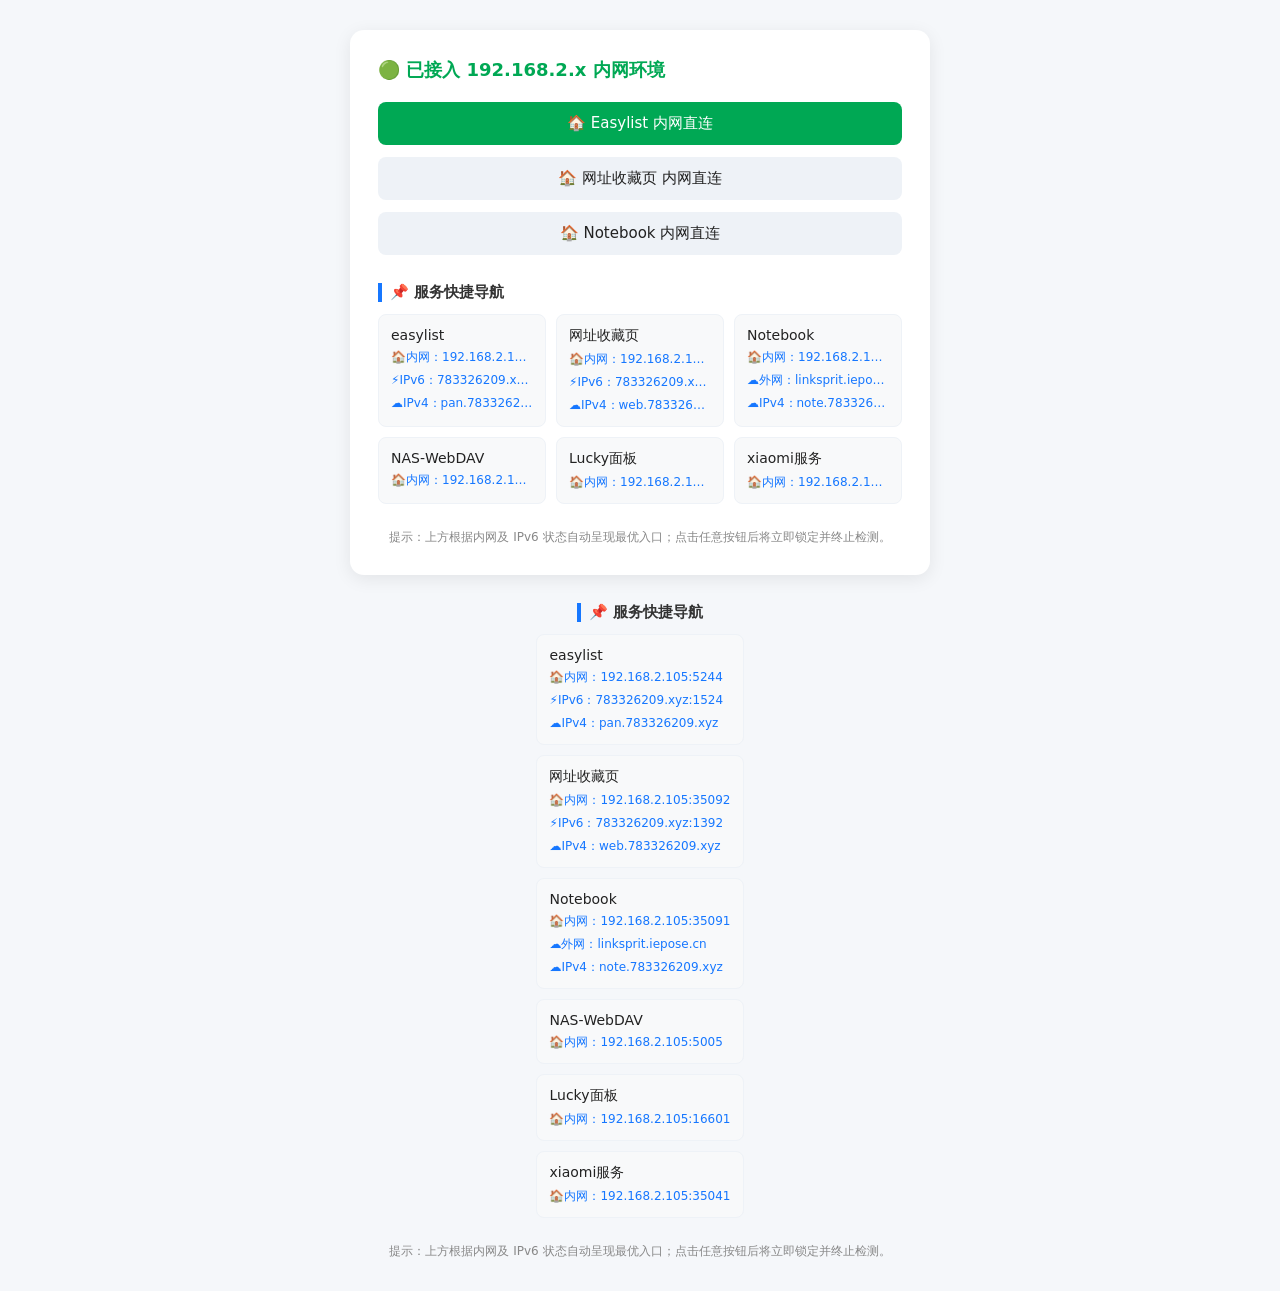
<file: index.html>
<!DOCTYPE html>
<html lang="zh-CN">
<head>
<meta charset="UTF-8">
<meta name="viewport" content="width=device-width, initial-scale=1.0">
<title>网络入口智能选择</title>
<link rel="dns-prefetch" href="//pan.783326209.xyz">
<link rel="dns-prefetch" href="//web.783326209.xyz">
<link rel="dns-prefetch" href="//linksprit.iepose.cn">
<link rel="dns-prefetch" href="//783326209.xyz">
<style>
*{box-sizing:border-box;margin:0;padding:0;}
body{font-family:system-ui,-apple-system,Segoe UI,Roboto,sans-serif;padding:30px 16px;background:#f5f7fa;color:#222;min-height:100vh;display:flex;flex-direction:column;align-items:center;}
.container{max-width:580px;width:100%;background:#fff;padding:28px;border-radius:14px;box-shadow:0 4px 18px rgba(0,0,0,0.08);}
.status{font-size:18px;margin-bottom:20px;font-weight:600;}
.ok{color:#00a854;}
.no{color:#f5222d;}
.detecting{color:#1677ff;}
.btns{display:flex;flex-direction:column;gap:12px;}
a.btn{display:block;width:100%;text-align:center;padding:12px 16px;border-radius:8px;text-decoration:none;font-size:15px;font-weight:500;transition:0.2s;border:none;cursor:pointer;}
a.btn-primary{background:#00a854;color:#fff;}
a.btn-primary:hover{background:#008743;}
a.btn-secondary{background:#eef2f7;color:#222;}
a.btn-secondary:hover{background:#dde3ec;}
.section-title{margin-top:28px;margin-bottom:12px;font-size:15px;font-weight:600;color:#333;border-left:4px solid #1677ff;padding-left:8px;}
.services-table{display:grid;grid-template-columns:repeat(auto-fill, minmax(160px, 1fr));gap:10px;}
.service-item{display:flex;flex-direction:column;padding:12px;background:#f8f9fa;border:1px solid #eef2f7;border-radius:8px;gap:6px;}
.service-title{font-size:14px;font-weight:500;}
.service-item a{font-size:12px;color:#1677ff;text-decoration:none;overflow:hidden;text-overflow:ellipsis;white-space:nowrap;}
.service-item a:hover{text-decoration:underline;}
.tip-note{margin-top:24px;font-size:12px;color:#888;text-align:center;line-height:1.6;}
</style>
</head>
<body>
<div class="container">
<div id="statusText" class="status detecting">⚡ 正在极速判定网络与 IPv6 环境…</div>
<div id="btnGroup" class="btns"></div>

<div class="section-title">📌 服务快捷导航</div>
<div class="services-table">
    <div class="service-item">
        <div class="service-title">easylist</div>
        <a target="_blank" href="http://192.168.2.105:5244">🏠内网：192.168.2.105:5244</a>
        <a target="_blank" href="http://783326209.xyz:1524">⚡IPv6：783326209.xyz:1524</a>
        <a target="_blank" href="https://pan.783326209.xyz">☁IPv4：pan.783326209.xyz</a>
    </div>
    <div class="service-item">
        <div class="service-title">网址收藏页</div>
        <a target="_blank" href="http://192.168.2.105:35092">🏠内网：192.168.2.105:35092</a>
        <a target="_blank" href="http://783326209.xyz:1392">⚡IPv6：783326209.xyz:1392</a>
        <a target="_blank" href="https://web.783326209.xyz">☁IPv4：web.783326209.xyz</a>
    </div>
    <div class="service-item">
        <div class="service-title">Notebook</div>
        <a target="_blank" href="http://192.168.2.105:35091">🏠内网：192.168.2.105:35091</a>
        <a target="_blank" href="https://linksprit.iepose.cn/">☁外网：linksprit.iepose.cn</a>
        <a target="_blank" href="https://web.783326209.xyz">☁IPv4：note.783326209.xyz</a>
    </div>
    <div class="service-item">
        <div class="service-title">NAS‑WebDAV</div>
        <a target="_blank" href="http://192.168.2.105:5005">🏠内网：192.168.2.105:5005</a>
    </div>
    <div class="service-item">
        <div class="service-title">Lucky面板</div>
        <a target="_blank" href="http://192.168.2.105:16601/">🏠内网：192.168.2.105:16601</a>
    </div>
    <div class="service-item">
        <div class="service-title">xiaomi服务</div>
        <a target="_blank" href="http://192.168.2.105:35041/">🏠内网：192.168.2.105:35041</a>
    </div>
</div>
<div class="tip-note">
提示：上方根据内网及 IPv6 状态自动呈现最优入口；点击任意按钮后将立即锁定并终止检测。
</div>
</div>

<script>
let hasUserNavigated = false; 

const LINKS = {
    lan: [
        { name: "🏠 Easylist 内网直连", url: "http://192.168.2.105:5244" },
        { name: "🏠 网址收藏页 内网直连", url: "http://192.168.2.105:35092" },
        { name: "🏠 Notebook 内网直连", url: "http://192.168.2.105:35091" }
    ],
    ipv6: [
        { name: "⚡ 网址收藏页 (IPv6高速)", url: "http://783326209.xyz:1392" },
        { name: "⚡ Easylist (IPv6高速)", url: "http://783326209.xyz:1524" },
        { name: "📓 Notebook (外网)", url: "https://linksprit.iepose.cn/" }
    ],
    ipv4: [
        { name: "📖 网址收藏页 (IPv4云端)", url: "https://web.783326209.xyz" },
        { name: "☁ Easylist (IPv4云端)", url: "https://pan.783326209.xyz/" },
        { name: "📓 Notebook (外网)", url: "https://linksprit.iepose.cn/" }
    ]
};

const LAN_TIMEOUT = 600; // 移动端优化：内网响应极快，600ms 足矣
const IPV6_TIMEOUT = 1200;

// 1. 极速内网检测（使用 Image 探针替代 Fetch，完美兼容移动端 Safari/Chrome）
function detectLan(){
    return new Promise((resolve)=>{
        let done = false;
        const img = new Image();
        
        const timer = setTimeout(() => {
            if (!done) {
                done = true;
                img.src = "";
                resolve(false);
            }
        }, LAN_TIMEOUT);

        // 只要能连接上目标 IP 并收到响应（哪怕返回 404/403 触发 onerror），均判定为内网通
        img.onload = img.onerror = () => {
            if (!done) {
                done = true;
                clearTimeout(timer);
                resolve(true);
            }
        };

        // 探测内网存在响应的端口/资源
        img.src = "http://192.168.2.105:5005/logo.png?_t=" + Date.now();
    });
}

// 2. IPv6 通断检测
async function detectIPv6(){
    return new Promise((resolve)=>{
        const img = new Image();
        let done = false;
        const t = setTimeout(()=>{ if(!done){ done=true; img.src=""; resolve(false); } }, IPV6_TIMEOUT);
        img.onload = () => { if(!done){ done=true; clearTimeout(t); resolve(true); } };
        img.onerror = () => { if(!done){ done=true; clearTimeout(t); resolve(false); } };
        img.src = "https://ipv6.test-ipv6.com/images-idx/00.gif?t=" + Date.now();
    });
}

// 3. 渲染按钮
function renderButtons(list, modeDesc, statusClass) {
    if (hasUserNavigated) return;
    
    const statusEl = document.getElementById("statusText");
    statusEl.className = "status " + statusClass;
    statusEl.innerText = modeDesc;

    const box = document.getElementById("btnGroup");
    box.innerHTML = "";
    list.forEach((item, idx) => {
        const a = document.createElement("a");
        a.className = idx === 0 ? "btn btn-primary" : "btn btn-secondary";
        a.href = item.url;
        a.textContent = item.name;
        a.onclick = () => {
            hasUserNavigated = true;
        };
        box.appendChild(a);
    });
}

// 主流程控制
(async function main(){
    const isLan = await detectLan();
    if (hasUserNavigated) return;
    
    if (isLan) {
        renderButtons(LINKS.lan, "🟢 已接入 192.168.2.x 内网环境", "ok");
        return;
    }

    const isIpv6 = await detectIPv6();
    if (hasUserNavigated) return;

    if (isIpv6) {
        renderButtons(LINKS.ipv6, "🚀 当前网络支持 IPv6，已切换至高速直连", "ok");
    } else {
        renderButtons(LINKS.ipv4, "🟡 当前无内网及 IPv6，已回退至 IPv4 云端线路", "no");
    }
})();
</script>
</body>
</html>
<div id="btnGroup" class="btns"></div>

<div class="section-title">📌 服务快捷导航</div>
<div class="services-table">
    <div class="service-item">
        <div class="service-title">easylist</div>
        <a target="_blank" href="http://192.168.2.105:5244">🏠内网：192.168.2.105:5244</a>
        <a target="_blank" href="http://783326209.xyz:1524">⚡IPv6：783326209.xyz:1524</a>
        <a target="_blank" href="https://pan.783326209.xyz">☁IPv4：pan.783326209.xyz</a>
    </div>
    <div class="service-item">
        <div class="service-title">网址收藏页</div>
        <a target="_blank" href="http://192.168.2.105:35092">🏠内网：192.168.2.105:35092</a>
        <a target="_blank" href="http://783326209.xyz:1392">⚡IPv6：783326209.xyz:1392</a>
        <a target="_blank" href="https://web.783326209.xyz">☁IPv4：web.783326209.xyz</a>
    </div>
    <div class="service-item">
        <div class="service-title">Notebook</div>
        <a target="_blank" href="http://192.168.2.105:35091">🏠内网：192.168.2.105:35091</a>
        <a target="_blank" href="https://linksprit.iepose.cn/">☁外网：linksprit.iepose.cn</a>
        <a target="_blank" href="https://web.783326209.xyz">☁IPv4：note.783326209.xyz</a>
    </div>
    <div class="service-item">
        <div class="service-title">NAS‑WebDAV</div>
        <a target="_blank" href="http://192.168.2.105:5005">🏠内网：192.168.2.105:5005</a>
    </div>
    <div class="service-item">
        <div class="service-title">Lucky面板</div>
        <a target="_blank" href="http://192.168.2.105:16601/">🏠内网：192.168.2.105:16601</a>
    </div>
    <div class="service-item">
        <div class="service-title">xiaomi服务</div>
        <a target="_blank" href="http://192.168.2.105:35041/">🏠内网：192.168.2.105:35041</a>
    </div>
</div>
<div class="tip-note">
提示：上方根据内网及 IPv6 状态自动呈现最优入口；点击任意按钮后将立即锁定并终止检测。
</div>
</div>

<script>
let hasUserNavigated = false; // 用户点击标记，用于终止后续异步检测回调

const LINKS = {
    lan: [
        { name: "🏠 Easylist 内网直连", url: "http://192.168.2.105:5244" },
        { name: "🏠 网址收藏页 内网直连", url: "http://192.168.2.105:35092" },
        { name: "🏠 Notebook 内网直连", url: "http://192.168.2.105:35091" }
    ],
    ipv6: [
        { name: "⚡ 网址收藏页 (IPv6高速)", url: "http://783326209.xyz:1392" },
        { name: "⚡ Easylist (IPv6高速)", url: "http://783326209.xyz:1524" },
        { name: "📓 Notebook (外网)", url: "https://linksprit.iepose.cn/" }
    ],
    ipv4: [
        { name: "📖 网址收藏页 (IPv4云端)", url: "https://web.783326209.xyz" },
        { name: "☁ Easylist (IPv4云端)", url: "https://pan.783326209.xyz/" },
        { name: "📓 Notebook (外网)", url: "https://linksprit.iepose.cn/" }
    ]
};

const LAN_TIMEOUT = 800;
const IPV6_TIMEOUT = 1200;

// 1. 极速内网检测
async function detectLan(){
    return new Promise((resolve)=>{
        let done = false;
        const ctrl = new AbortController();
        const t = setTimeout(()=>{ if(!done){ done=true; ctrl.abort(); resolve(false); } }, LAN_TIMEOUT);
        fetch("http://192.168.2.105:5005/logo.png?_t="+Date.now(), { method:"HEAD", mode:"no-cors", signal:ctrl.signal })
        .then(()=>{ if(!done){ done=true; clearTimeout(t); resolve(true); } })
        .catch(()=>{ if(!done){ done=true; clearTimeout(t); resolve(false); } });
    });
}

// 2. IPv6 通断检测
async function detectIPv6(){
    return new Promise((resolve)=>{
        const img = new Image();
        let done = false;
        const t = setTimeout(()=>{ if(!done){ done=true; img.src=""; resolve(false); } }, IPV6_TIMEOUT);
        img.onload = () => { if(!done){ done=true; clearTimeout(t); resolve(true); } };
        img.onerror = () => { if(!done){ done=true; clearTimeout(t); resolve(false); } };
        img.src = "https://ipv6.test-ipv6.com/images-idx/00.gif?t=" + Date.now();
    });
}

// 3. 渲染按钮并绑定拦截点击事件
function renderButtons(list, modeDesc, statusClass) {
    if (hasUserNavigated) return; // 若用户已手动点击跳转，直接放弃渲染覆盖
    
    const statusEl = document.getElementById("statusText");
    statusEl.className = "status " + statusClass;
    statusEl.innerText = modeDesc;

    const box = document.getElementById("btnGroup");
    box.innerHTML = "";
    list.forEach((item, idx) => {
        const a = document.createElement("a");
        a.className = idx === 0 ? "btn btn-primary" : "btn btn-secondary";
        a.href = item.url;
        a.textContent = item.name;
        // 用户点击时标记结束测试
        a.onclick = () => {
            hasUserNavigated = true;
        };
        box.appendChild(a);
    });
}

// 主控异步流程
(async function main(){
    // 第一步：先测内网
    const isLan = await detectLan();
    if (hasUserNavigated) return;
    
    if (isLan) {
        renderButtons(LINKS.lan, "🟢 已接入 192.168.2.x 内网环境", "ok");
        return;
    }

    // 第二步：内网不通，接着测试 IPv6 通断
    const isIpv6 = await detectIPv6();
    if (hasUserNavigated) return;

    if (isIpv6) {
        renderButtons(LINKS.ipv6, "🚀 当前网络支持 IPv6，已切换至高速直连", "ok");
    } else {
        renderButtons(LINKS.ipv4, "🟡 当前无内网及 IPv6，已回退至 IPv4 云端线路", "no");
    }
})();
</script>
</body>
</html>
</file>
